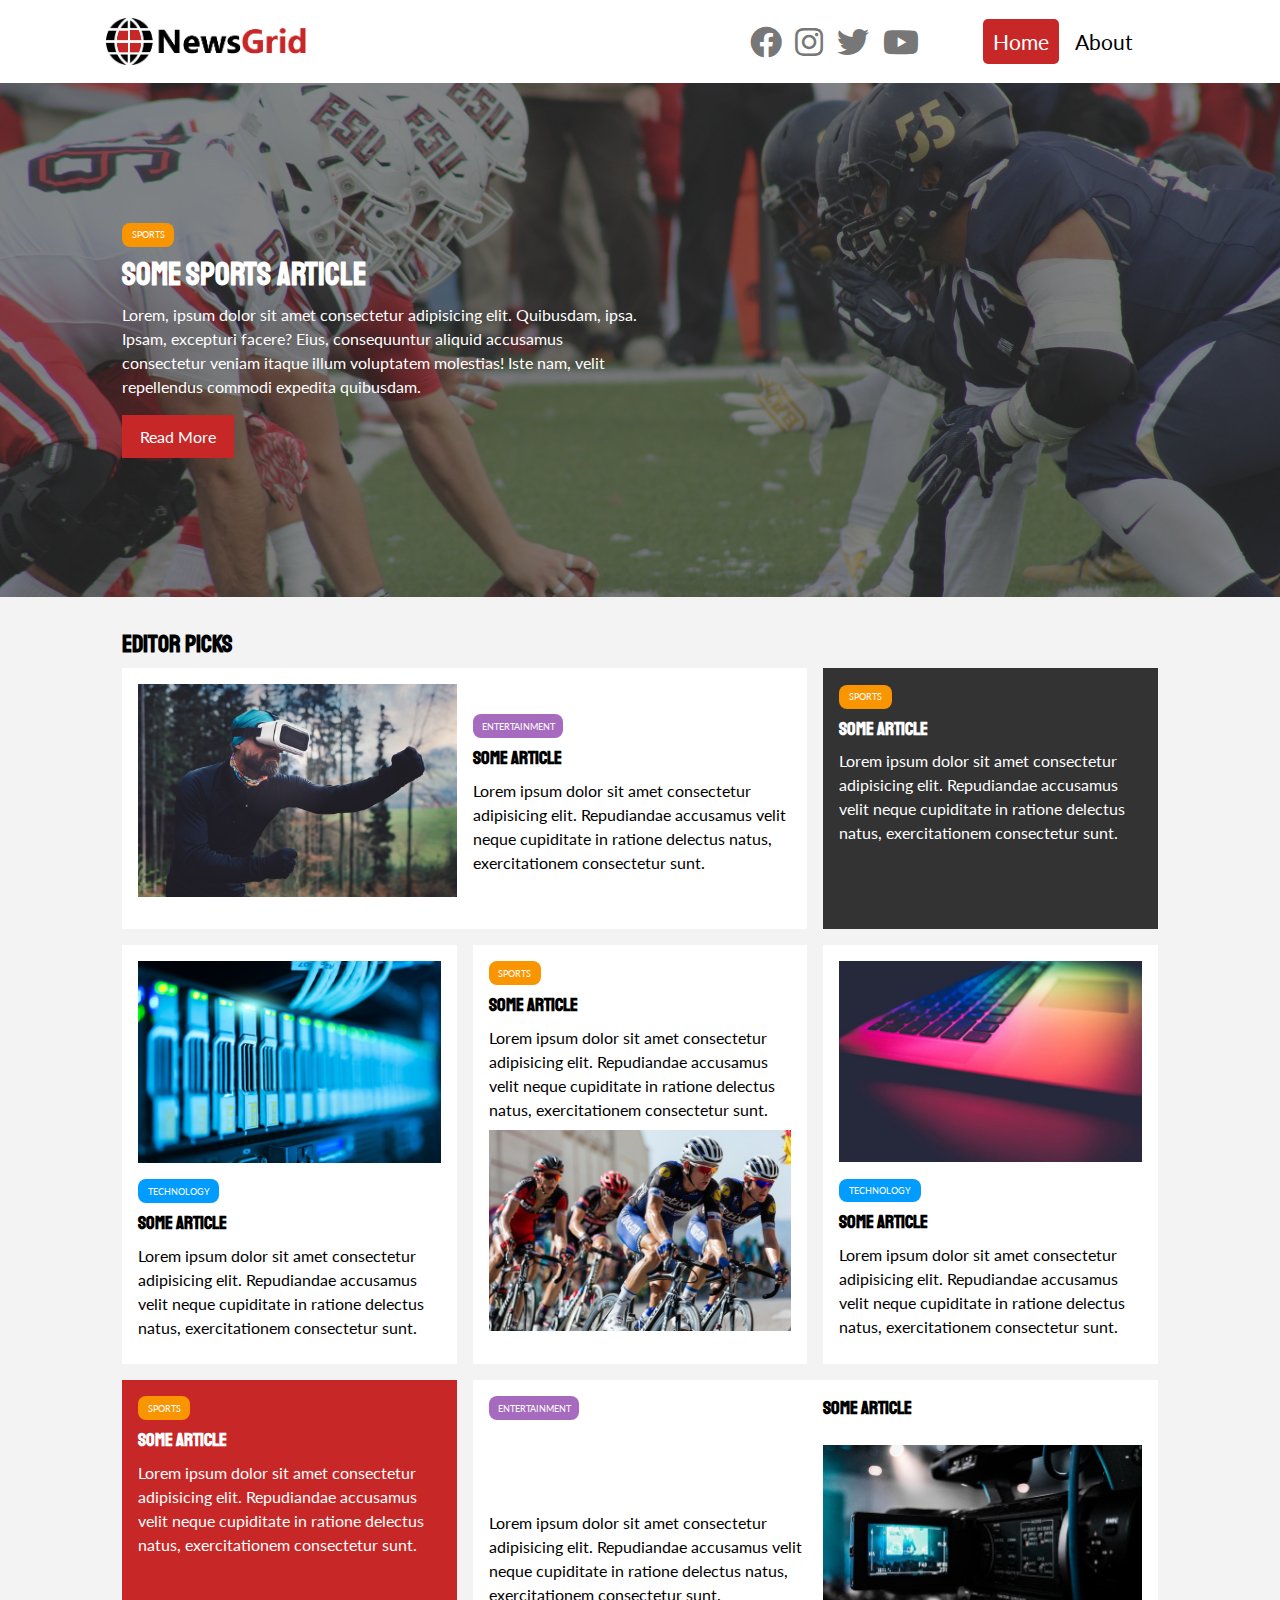
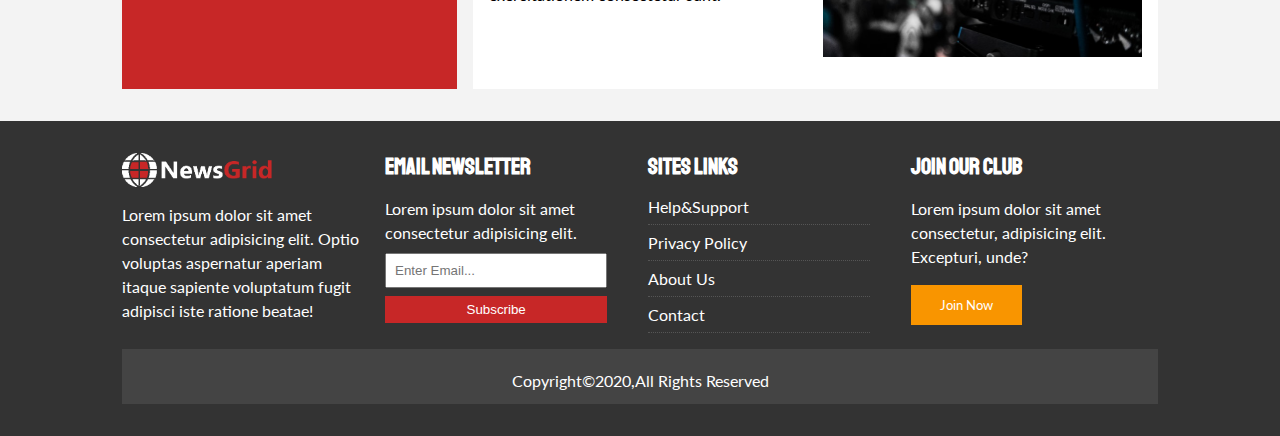
<file: index.html>
<!DOCTYPE html>
<html lang="en">
  <head>
    <meta charset="UTF-8" />
    <meta name="viewport" content="width=device-width, initial-scale=1.0" />
    <!-- Favicon -->
    <link rel="shortcut icon" type="image/x-icon" href="favicon.ico" />
    <!-- FontAwesome -->
    <link rel="stylesheet" href="fontawesome-free-5.13.0-web/css/all.css" />
    <!-- Google Fonts -->
    <link
      href="https://fonts.googleapis.com/css2?family=Lato&family=Staatliches&display=swap"
      rel="stylesheet"
    />

    <!--Main StyleSheet -->
    <link rel="stylesheet" href="./CSS/mainstyles.css" />
    <!-- mobile Stylesheet -->
    <link
      rel="stylesheet"
      media="screen and (max-width:769px)"
      href="./CSS/mobile.css"
    />
    <title>NewsGrid</title>
  </head>
  <body>
    <nav class="nav" id="nav">
      <div class="container">
        <img src="./image_resources/logo.png" alt="newsgrid" />
        <div class="social-links">
          <a href="" class="link"><i class="fab fa-facebook"></i></a>
          <a href="" class="link"><i class="fab fa-instagram"></i></a>
          <a href="" class="link"><i class="fab fa-twitter"></i></a>
          <a href="" class="link"><i class="fab fa-youtube"></i></a>
        </div>
        <ul>
          <li class="current"><a href="./index.html">Home</a></li>
          <li><a href="./about.html">About</a></li>
        </ul>
      </div>
    </nav>
    <!-- showcase -->
    <header class="showcase">
      <div class="container">
        <div class="showcase-container">
          <div class="showcase-content">
            <div class="category category-sports">Sports</div>
            <h2>Some sports Article</h2>
            <p>
              Lorem, ipsum dolor sit amet consectetur adipisicing elit.
              Quibusdam, ipsa. Ipsam, excepturi facere? Eius, consequuntur
              aliquid accusamus consectetur veniam itaque illum voluptatem
              molestias! Iste nam, velit repellendus commodi expedita quibusdam.
            </p>
            <a href="./article.html" class="btn btn-primary">Read More</a>
          </div>
        </div>
      </div>
    </header>

    <!-- Home Articles -->
    <section class="articles">
      <div class="container">
        <h2>Editor Picks</h2>
        <div class="article-container">
          <!-- start Card -->
          <article class="card">
            <img
              src="./image_resources/articles/ent1.jpg"
              alt="Entertainment"
            />
            <div>
              <div class="category category-enter">Entertainment</div>
              <h3>Some Article</h3>
              <p>
                Lorem ipsum dolor sit amet consectetur adipisicing elit.
                Repudiandae accusamus velit neque cupiditate in ratione delectus
                natus, exercitationem consectetur sunt.
              </p>
            </div>
          </article>
          <!-- end Card -->
          <!-- start Card -->
          <article class="bg-dark card ">
            <div class="category category-sports">Sports</div>
            <h3>Some Article</h3>
            <p>
              Lorem ipsum dolor sit amet consectetur adipisicing elit.
              Repudiandae accusamus velit neque cupiditate in ratione delectus
              natus, exercitationem consectetur sunt.
            </p>
          </article>
          <!-- end Card -->
          <!-- start Card -->
          <article class="card">
            <img
              src="./image_resources/articles/tech1.jpg"
              alt="Entertainment"
            />
            <div>
              <div class="category category-tech">technology</div>
              <h3>Some Article</h3>
              <p>
                Lorem ipsum dolor sit amet consectetur adipisicing elit.
                Repudiandae accusamus velit neque cupiditate in ratione delectus
                natus, exercitationem consectetur sunt.
              </p>
            </div>
          </article>
          <!-- end Card -->
          <!-- start Card -->
          <article class="card">
            <div class="category category-sports">Sports</div>
            <h3>Some Article</h3>
            <p>
              Lorem ipsum dolor sit amet consectetur adipisicing elit.
              Repudiandae accusamus velit neque cupiditate in ratione delectus
              natus, exercitationem consectetur sunt.
            </p>
            <img
              src="./image_resources/articles/sports1.jpg"
              alt="Entertainment"
            />
          </article>
          <!-- end Card -->
          <!-- start Card -->
          <article class="card">
            <img
              src="./image_resources/articles/tech2.jpg"
              alt="Entertainment"
            />
            <div>
              <div class="category category-tech">technology</div>
              <h3>Some Article</h3>
              <p>
                Lorem ipsum dolor sit amet consectetur adipisicing elit.
                Repudiandae accusamus velit neque cupiditate in ratione delectus
                natus, exercitationem consectetur sunt.
              </p>
            </div>
          </article>
          <!-- end Card -->
          <!-- start Card -->
          <article class="card bg-primary">
            <div class="category category-sports">Sports</div>
            <h3>Some Article</h3>
            <p>
              Lorem ipsum dolor sit amet consectetur adipisicing elit.
              Repudiandae accusamus velit neque cupiditate in ratione delectus
              natus, exercitationem consectetur sunt.
            </p>
          </article>
          <!-- end Card -->
          <!-- start Card -->
          <article class="card">
            <div class="category category-enter">Entertainment</div>
            <h3>Some Article</h3>
            <p>
              Lorem ipsum dolor sit amet consectetur adipisicing elit.
              Repudiandae accusamus velit neque cupiditate in ratione delectus
              natus, exercitationem consectetur sunt.
            </p>
            <img
              src="./image_resources/articles/ent2.jpg"
              alt="Entertainment"
            />
          </article>
          <!-- end Card -->
        </div>
      </div>
    </section>
    <!-- End OF Home Articles -->


    <!-- Footer ********************************* -->
    <footer class="main-footer">
      <div class="container footer-container">
        <!-- footer card -->
        <div class="footer-card">
        <img src="./image_resources/logo_light.png" alt="newsgrid" />
        <p>Lorem ipsum dolor sit amet consectetur adipisicing elit. Optio voluptas aspernatur aperiam itaque sapiente voluptatum fugit adipisci iste ratione beatae!</p>
        </div>
        <!--End footer card -->
        <!-- Second Card -->
        <div>
          <h3>Email Newsletter</h3>
          <p>Lorem ipsum dolor sit amet consectetur adipisicing elit.</p>
          <form action="">
            <input type="email" placeholder="Enter Email...">
            <input class="btn btn-primary" type="submit" value="Subscribe">
          </form>
        </div>
        <!-- End OF Second Card -->

        <!-- THird Card -->
        <div>
          <h3>Sites Links</h3>
          <ul class="links-card">
            <li><a href="">Help&Support</a></li>
            <li><a href="">Privacy Policy</a></li>
            <li><a href="">About Us</a></li>
            <li><a href="">Contact</a></li>
          </ul>
        </div>
        <!-- End OF THird Card -->
        <!-- Forth Card -->
        <div>
          <h3>Join Our Club</h3>
          <p>Lorem ipsum dolor sit amet consectetur, adipisicing elit. Excepturi, unde?</p>
          <a href="" class="btn btn-secondary">Join Now</a>
        </div>
        <!-- ENd OF Forth Card -->

        <!-- fifth footer card -->
        <div class="footer-text">
          <p>Copyright&copy;2020,All Rights Reserved</p>
        </div>
        <!-- End Of fifth footer card -->

      </div>
    </footer>

    <!-- End Of Footer -->
  </body>
</html>
</file>
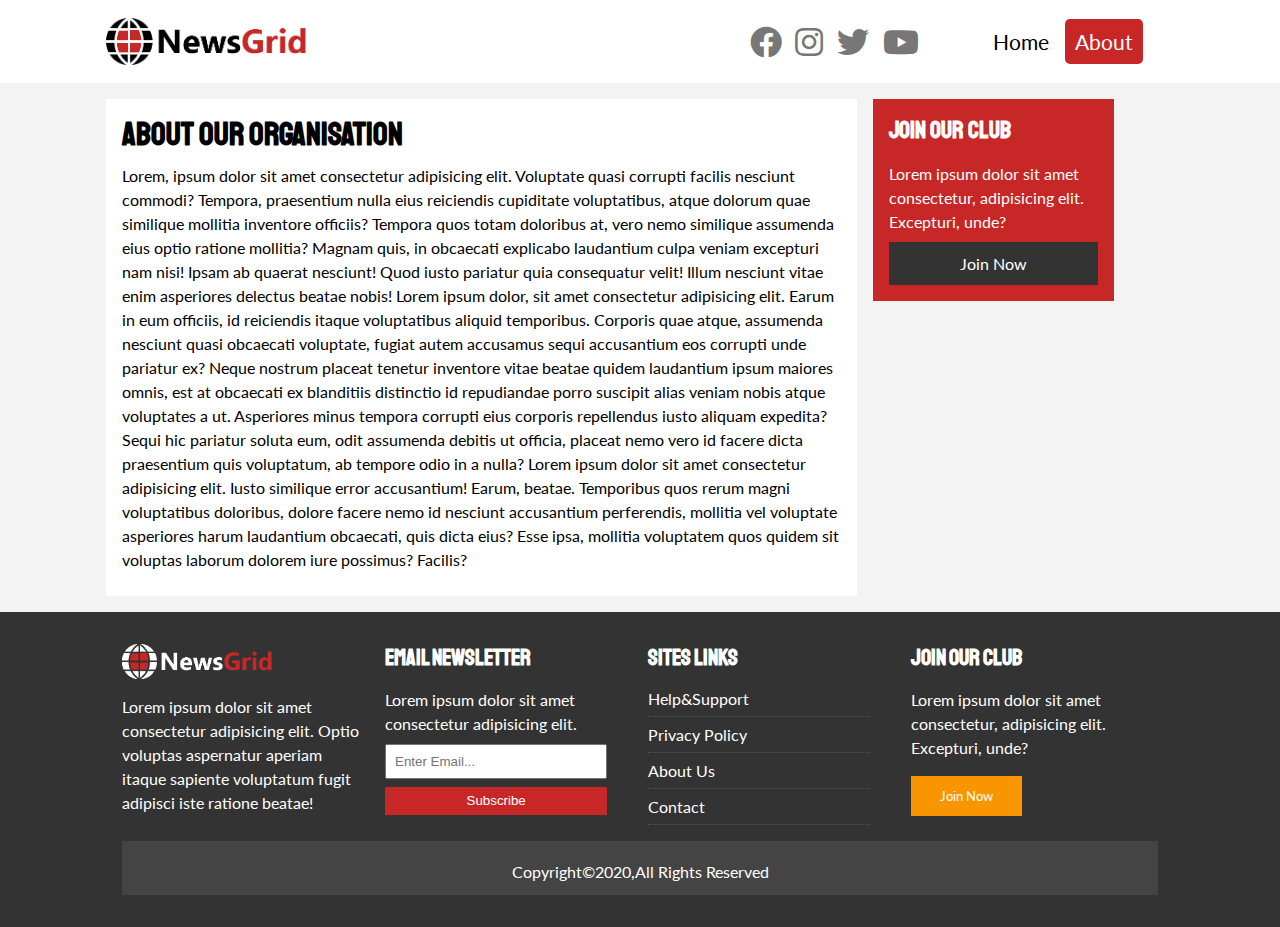
<file: about.html>
<!DOCTYPE html>
<html lang="en">
  <head>
    <meta charset="UTF-8" />
    <meta name="viewport" content="width=device-width, initial-scale=1.0" />
    <!-- Favicon -->
    <link rel="shortcut icon" type="image/x-icon" href="favicon.ico" />
    <!-- FontAwesome -->
    <link rel="stylesheet" href="fontawesome-free-5.13.0-web/css/all.css" />
    <!-- Google Fonts -->
    <link
      href="https://fonts.googleapis.com/css2?family=Lato&family=Staatliches&display=swap"
      rel="stylesheet"
    />

    <!--Main StyleSheet -->
    <link rel="stylesheet" href="./CSS/mainstyles.css" />
    <!-- mobile Stylesheet -->
    <link
      rel="stylesheet"
      media="screen and (max-width:768px)"
      href="./CSS/mobile.css"
    />

    <title>NewsGrid</title>
  </head>
  <body>
    <nav class="nav" id="nav">
      <div class="container">
        <img src="./image_resources/logo.png" alt="newsgrid" />
        <div class="social-links">
          <a href="" class="link"><i class="fab fa-facebook"></i></a>
          <a href="" class="link"><i class="fab fa-instagram"></i></a>
          <a href="" class="link"><i class="fab fa-twitter"></i></a>
          <a href="" class="link"><i class="fab fa-youtube"></i></a>
        </div>
        <ul>
          <li><a href="./index.html">Home</a></li>
          <li class="current"><a href="./about.html">About</a></li>
        </ul>
      </div>
    </nav>
    <!-- Section About -->
    <header class="about">
     <div class="container container-about">
      <div>
       <h1>About Our organisation</h1>
       <p>Lorem, ipsum dolor sit amet consectetur adipisicing elit. Voluptate quasi corrupti facilis nesciunt commodi? Tempora, praesentium nulla eius reiciendis cupiditate voluptatibus, atque dolorum quae similique mollitia inventore officiis? Tempora quos totam doloribus at, vero nemo similique assumenda eius optio ratione mollitia? Magnam quis, in obcaecati explicabo laudantium culpa veniam excepturi nam nisi! Ipsam ab quaerat nesciunt! Quod iusto pariatur quia consequatur velit! Illum nesciunt vitae enim asperiores delectus beatae nobis! Lorem ipsum dolor, sit amet consectetur adipisicing elit. Earum in eum officiis, id reiciendis itaque voluptatibus aliquid temporibus. Corporis quae atque, assumenda nesciunt quasi obcaecati voluptate, fugiat autem accusamus sequi accusantium eos corrupti unde pariatur ex? Neque nostrum placeat tenetur inventore vitae beatae quidem laudantium ipsum maiores omnis, est at obcaecati ex blanditiis distinctio id repudiandae porro suscipit alias veniam nobis atque voluptates a ut. Asperiores minus tempora corrupti eius corporis repellendus iusto aliquam expedita? Sequi hic pariatur soluta eum, odit assumenda debitis ut officia, placeat nemo vero id facere dicta praesentium quis voluptatum, ab tempore odio in a nulla? Lorem ipsum dolor sit amet consectetur adipisicing elit. Iusto similique error accusantium! Earum, beatae. Temporibus quos rerum magni voluptatibus doloribus, dolore facere nemo id nesciunt accusantium perferendis, mollitia vel voluptate asperiores harum laudantium obcaecati, quis dicta eius? Esse ipsa, mollitia voluptatem quos quidem sit voluptas laborum dolorem iure possimus? Facilis?</p>
      </div>
      <!-- Aside -->
        <div class="about-aside bg-primary">
          <h3>Join Our Club</h3>
          <p>Lorem ipsum dolor sit amet consectetur, adipisicing elit. Excepturi, unde?</p>
          <a href="" class="btn btn-dark .btn-block" >Join Now</a>
        </div>
        <!-- ENd OF Aside -->
     </div>
    </header>
    <!-- End Of Section About -->
    <!-- Footer ********************************* -->
    <footer class="main-footer">
      <div class="container footer-container">
        <!-- footer card -->
        <div class="footer-card">
        <img src="./image_resources/logo_light.png" alt="newsgrid" />
        <p>Lorem ipsum dolor sit amet consectetur adipisicing elit. Optio voluptas aspernatur aperiam itaque sapiente voluptatum fugit adipisci iste ratione beatae!</p>
        </div>
        <!--End footer card -->
        <!-- Second Card -->
        <div>
          <h3>Email Newsletter</h3>
          <p>Lorem ipsum dolor sit amet consectetur adipisicing elit.</p>
          <form action="">
            <input type="email" placeholder="Enter Email...">
            <input class="btn btn-primary" type="submit" value="Subscribe">
          </form>
        </div>
        <!-- End OF Second Card -->

        <!-- THird Card -->
        <div>
          <h3>Sites Links</h3>
          <ul class="links-card">
            <li><a href="">Help&Support</a></li>
            <li><a href="">Privacy Policy</a></li>
            <li><a href="">About Us</a></li>
            <li><a href="">Contact</a></li>
          </ul>
        </div>
        <!-- End OF THird Card -->
        <!-- Forth Card -->
        <div>
          <h3>Join Our Club</h3>
          <p>Lorem ipsum dolor sit amet consectetur, adipisicing elit. Excepturi, unde?</p>
          <a href="" class="btn btn-secondary">Join Now</a>
        </div>
        <!-- ENd OF Forth Card -->

        <!-- fifth footer card -->
        <div class="footer-text">
          <p>Copyright&copy;2020,All Rights Reserved</p>
        </div>
        <!-- End Of fifth footer card -->

      </div>
    </footer>

    <!-- End Of Footer -->
  </body>
</html>
</file>
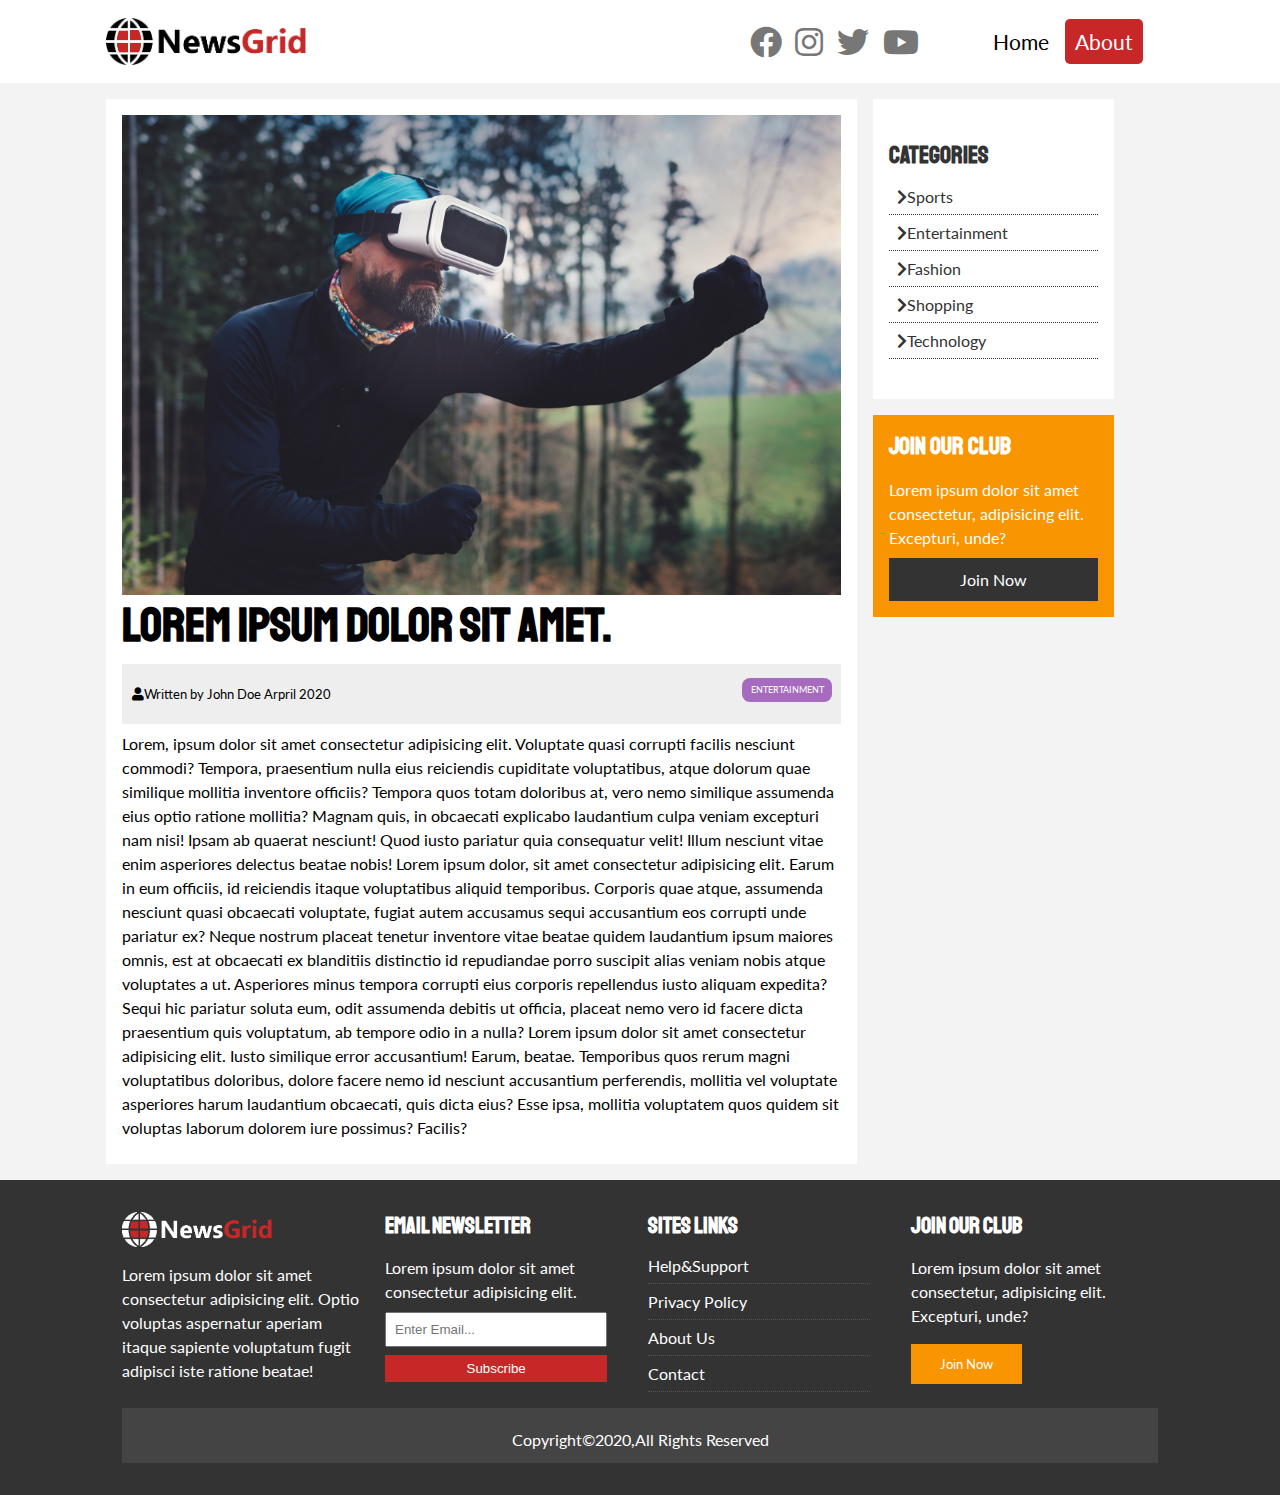
<file: article.html>
<!DOCTYPE html>
<html lang="en">
  <head>
    <meta charset="UTF-8" />
    <meta name="viewport" content="width=device-width, initial-scale=1.0" />
    <!-- Favicon -->
    <link rel="shortcut icon" type="image/x-icon" href="favicon.ico" />
    <!-- FontAwesome -->
    <link rel="stylesheet" href="fontawesome-free-5.13.0-web/css/all.css" />
    <!-- Google Fonts -->
    <link
      href="https://fonts.googleapis.com/css2?family=Lato&family=Staatliches&display=swap"
      rel="stylesheet"
    />

    <!--Main StyleSheet -->
    <link rel="stylesheet" href="./CSS/mainstyles.css" />
    <!-- mobile Stylesheet -->
    <link
      rel="stylesheet"
      media="screen and (max-width:768px)"
      href="./CSS/mobile.css"
    />

    <title>NewsGrid</title>
  </head>
  <body>
    <nav class="nav" id="nav">
      <div class="container">
        <img src="./image_resources/logo.png" alt="newsgrid" />
        <div class="social-links">
          <a href="" class="link"><i class="fab fa-facebook"></i></a>
          <a href="" class="link"><i class="fab fa-instagram"></i></a>
          <a href="" class="link"><i class="fab fa-twitter"></i></a>
          <a href="" class="link"><i class="fab fa-youtube"></i></a>
        </div>
        <ul>
          <li><a href="./index.html">Home</a></li>
          <li class="current"><a href="./about.html">About</a></li>
        </ul>
      </div>
    </nav>
    <!-- Section Article-->
    <header class="article">
     <div class="container container-about">
      <div class="">
       <img src="./image_resources/articles/ent1.jpg" alt="">
       <h1 class="l-heading">Lorem ipsum dolor sit amet.</h1>
       <div class="meta">
        <small>
        <i class="fas fa-user"></i>Written by John Doe Arpril 2020
       </small>
       <div class="category category-enter">Entertainment</div>
       </div>
       <p>Lorem, ipsum dolor sit amet consectetur adipisicing elit. Voluptate quasi corrupti facilis nesciunt commodi? Tempora, praesentium nulla eius reiciendis cupiditate voluptatibus, atque dolorum quae similique mollitia inventore officiis? Tempora quos totam doloribus at, vero nemo similique assumenda eius optio ratione mollitia? Magnam quis, in obcaecati explicabo laudantium culpa veniam excepturi nam nisi! Ipsam ab quaerat nesciunt! Quod iusto pariatur quia consequatur velit! Illum nesciunt vitae enim asperiores delectus beatae nobis! Lorem ipsum dolor, sit amet consectetur adipisicing elit. Earum in eum officiis, id reiciendis itaque voluptatibus aliquid temporibus. Corporis quae atque, assumenda nesciunt quasi obcaecati voluptate, fugiat autem accusamus sequi accusantium eos corrupti unde pariatur ex? Neque nostrum placeat tenetur inventore vitae beatae quidem laudantium ipsum maiores omnis, est at obcaecati ex blanditiis distinctio id repudiandae porro suscipit alias veniam nobis atque voluptates a ut. Asperiores minus tempora corrupti eius corporis repellendus iusto aliquam expedita? Sequi hic pariatur soluta eum, odit assumenda debitis ut officia, placeat nemo vero id facere dicta praesentium quis voluptatum, ab tempore odio in a nulla? Lorem ipsum dolor sit amet consectetur adipisicing elit. Iusto similique error accusantium! Earum, beatae. Temporibus quos rerum magni voluptatibus doloribus, dolore facere nemo id nesciunt accusantium perferendis, mollitia vel voluptate asperiores harum laudantium obcaecati, quis dicta eius? Esse ipsa, mollitia voluptatem quos quidem sit voluptas laborum dolorem iure possimus? Facilis?</p>
      </div>
      <!-- Aside 1 -->
      <aside id="categories" class=" aside-1">
       <h2>Categories</h2>
       <ul class="list">
        <li><a href="#"><i class="fas fa-chevron-right"></i>Sports</a></li>
        <li><a href="#"><i class="fas fa-chevron-right"></i>Entertainment</a></li>
        <li><a href="#"><i class="fas fa-chevron-right"></i>Fashion</a></li>
        <li><a href="#"><i class="fas fa-chevron-right"></i>Shopping</a></li>
        <li><a href="#"><i class="fas fa-chevron-right"></i>Technology</a></li>
       </ul>
      </aside>
      <!-- End Of Aside 1 -->
      <!-- Aside -->
        <aside class="about-aside bg-secondary">
          <h3>Join Our Club</h3>
          <p>Lorem ipsum dolor sit amet consectetur, adipisicing elit. Excepturi, unde?</p>
          <a href="" class="btn btn-dark .btn-block" >Join Now</a>
        </aside>
        <!-- ENd Of Aside -->
     </div>
    </header>
    <!-- End Of Section About -->
    <!-- Footer ********************************* -->
    <footer class="main-footer">
      <div class="container footer-container">
        <!-- footer card -->
        <div class="footer-card">
        <img src="./image_resources/logo_light.png" alt="newsgrid" />
        <p>Lorem ipsum dolor sit amet consectetur adipisicing elit. Optio voluptas aspernatur aperiam itaque sapiente voluptatum fugit adipisci iste ratione beatae!</p>
        </div>
        <!--End footer card -->
        <!-- Second Card -->
        <div>
          <h3>Email Newsletter</h3>
          <p>Lorem ipsum dolor sit amet consectetur adipisicing elit.</p>
          <form action="">
            <input type="email" placeholder="Enter Email...">
            <input class="btn btn-primary" type="submit" value="Subscribe">
          </form>
        </div>
        <!-- End OF Second Card -->

        <!-- THird Card -->
        <div>
          <h3>Sites Links</h3>
          <ul class="links-card">
            <li><a href="">Help&Support</a></li>
            <li><a href="">Privacy Policy</a></li>
            <li><a href="">About Us</a></li>
            <li><a href="">Contact</a></li>
          </ul>
        </div>
        <!-- End OF THird Card -->
        <!-- Forth Card -->
        <div>
          <h3>Join Our Club</h3>
          <p>Lorem ipsum dolor sit amet consectetur, adipisicing elit. Excepturi, unde?</p>
          <a href="" class="btn btn-secondary">Join Now</a>
        </div>
        <!-- ENd OF Forth Card -->

        <!-- fifth footer card -->
        <div class="footer-text">
          <p>Copyright&copy;2020,All Rights Reserved</p>
        </div>
        <!-- End Of fifth footer card -->

      </div>
    </footer>

    <!-- End Of Footer -->
  </body>
</html>
</file>
<file: CSS/mainstyles.css>
/* variables */

:root {
 --primarycolor: #C72727;
 --darkgrey: #4F5255;
 --mainwhite: #FFFFFF;
 --secondarycolor: #F99500;
 --offblack: #333333;
 --mainblack: #000000;
 --transition: all 0.8s linear;
 --spacing: 0.25rem;
 --mainfont: 'Lato', sans-serif;
 --secondaryfont: 'Staatliches', cursive;
 --max-width: 1100px;
 --lightgrey: #777;
}

.category {
 --sports: #F99500;
 --enter: #A66BBE;
 --tech: #009CFF;
}

/* globalstyle */

* {
 margin: 0;
 padding: 0;
 box-sizing: border-box;
}

a {
 text-decoration: none;
}

li {
 list-style-type: none;
}

p {
 line-height: 1.5;
 margin: 0.5rem 0;
}

body {
 font-family: var(--mainfont);
 background-color: #f3f3f3;
 color: var(--mainblack);
}

h1, h2, h3, h4, h5, h6 {
 font-family: var(--secondaryfont);
 margin-bottom: .55rem;
}

img {
 display: block;
 width: 100%;
}

/* utility */

.bg-dark {
 background: var(--offblack) !important;
 color: var(--mainwhite);
}

.bg-secondary {
 background: var(--secondarycolor);
 color: var(--mainwhite);
}

.bg-primary {
 background: var(--primarycolor) !important;
 color: var(--mainwhite);
}

.container {
 max-width: var(--max-width);
 margin: auto;
 padding: 0 2rem;
 overflow: hidden;
}

.category {
 display: inline-block;
 max-width: 90px;
 color: #fff;
 font-size: 0.55rem;
 text-transform: uppercase;
 padding: 0.4rem 0.6rem;
 border-radius: 0.5rem;
 margin-bottom: 0.5rem;
 text-transform: uppercase;
}

.category-sports {
 background: var(--sports);
}

.category-enter {
 background: var(--enter);
}

.category-tech {
 background: var(--tech);
}

.links-card li {
 padding: 0.5rem 0;
 border-bottom: 1px dotted #555;
 font-size: 1rem;
 transition: var(--transition);
 width: 90%;
}

.links-card li a:hover {
 color: var(--primarycolor);
}

.btn {
 display: inline-block;
 cursor: pointer;
 color: var(--mainwhite);
 padding: 12px 18px;
}

.l-heading {
 font-size: 3rem;
}

.btn-dark {
 background: var(--offblack);
 text-align: center;
}

.btn-primary {
 background: var(--primarycolor);
}

.btn-secondary {
 background: var(--secondarycolor);
 padding: 12px 29px;
 margin-top: 0.5rem;
}

.btn:hover {
 opacity: 0.87;
}

.btn-block {
 display: block;
 width: 100%;
 text-align: center;
}

.card {
 background: var(--mainwhite);
 padding: 1rem;
}

.card img {
 margin-bottom: 1rem;
}

/* Main Nav */

.nav {
 background: var(--mainwhite);
 position: sticky;
 top: 0;
 z-index: 2;
}

.nav .container {
 max-width: var(--max-width);
 margin: auto;
 padding: 0 2rem;
 overflow: hidden;
 display: grid;
 grid-template-columns: 6fr 3fr 2fr;
 padding: 1rem;
 align-items: center;
}

.nav .container img {
 width: 200px;
}

.social-links {
 justify-self: center;
}

.social-links a {
 font-size: 2rem;
 color: var(--lightgrey);
 padding: 0.3rem;
}

.nav .container ul {
 display: flex;
}

.nav .container ul li {
 font-size: 1.3rem;
 padding: 10px;
 border-radius: 5px;
 margin: 0.2rem;
}

.nav .container ul li a {
 color: var(--mainblack);
}

.nav .container ul li:hover {
 background: #F3F3F3;
}

.nav .container ul .current {
 background: var(--primarycolor);
 color: var(--mainwhite);
}

.nav .container ul .current a {
 color: var(--mainwhite);
}

.nav .container ul .current:hover {
 background: #F3F3F3;
}

.nav .container ul .current a:hover {
 color: var(--mainblack);
}

/* Show Case */

.showcase {
 background: var(--offblack);
 color: var(--mainwhite);
 padding: 2rem;
 position: relative;
}

.showcase:before {
 content: '';
 background: url(../image_resources/featured.jpg) center center/cover no-repeat;
 position: absolute;
 top: 0;
 left: 0;
 width: 100%;
 height: 100%;
 opacity: 0.4;
}

.showcase .container .showcase-container {
 display: grid;
 grid-template-columns: repeat(2, 1fr);
 justify-content: center;
 align-items: center;
 height: 50vh;
}

.showcase .showcase-container .showcase-content {
 z-index: 1;
}

.showcase .showcase-container .showcase-content p {
 margin-bottom: 1rem;
}

.showcase .showcase-container .showcase-content h2 {
 text-transform: uppercase;
 font-size: 2rem;
}

/* End Of Show Case */

/* Home */

.articles {
 padding: 2rem;
}

.articles .article-container {
 display: grid;
 grid-template-columns: repeat(3, 1fr);
 grid-gap: 1rem;
}

.articles .article-container>*:first-child {
 display: grid;
 grid-template-columns: repeat(2, 1fr);
 grid-gap: 1rem;
 grid-column: 1/ span 2;
 align-items: center;
}

.articles .article-container>*:last-child {
 display: grid;
 grid-template-columns: repeat(2, 1fr);
 grid-gap: 1rem;
 grid-column: 2/ span 2;
 align-items: center;
}

/* End Of Home */

/* Footer */

.footer-container {
 display: grid;
 grid-template-columns: repeat(4, 1fr);
 grid-gap: 1rem;
 justify-content: center;
}

.links-card {
 display: flex;
 flex-direction: column;
}

.main-footer {
 background: var(--offblack);
 color: var(--mainwhite);
 padding: 1.5rem;
 font-size: 0.80rem;
 display: grid;
 justify-content: center;
 align-items: center;
 height: 35vh;
}

.main-footer a {
 color: var(--mainwhite);
}

.main-footer img {
 width: 150px;
}

.main-footer .footer-container>*:last-child {
 grid-column: 1/ span 4;
 text-align: center;
 padding: 0.2rem;
 background: #444444;
}

.main-footer .footer-container input[type='email'] {
 width: 90%;
 padding: 0.5rem;
 margin-bottom: 0.5rem;
}

.main-footer .footer-container input[type='submit'] {
 width: 90%;
 padding: 0.4rem;
 border: none;
}

.main-footer .footer-container h3 {
 font-size: 1.4rem;
}

.main-footer .footer-container p {
 margin-top: 1rem;
 font-size: 1rem;
}

/* End Of Footer */

/* About */

.container-about {
 display: grid;
 grid-template-columns: 5fr 2fr;
 grid-gap: 1rem;
 padding: 1rem;
}

.container-about>*:first-child {
 grid-row: 1/span 3;
 background: var(--mainwhite);
 padding: 1rem;
}

.about-aside {
 height: auto;
 padding: 1rem;
 display: flex;
 flex-direction: column;
 color: var(--mainwhite);
 width: 80%;
}

.about-aside h3 {
 font-size: 1.5rem;
}

/* End Of About */

/* Article */

.meta {
 background: #EEEEEE;
 padding: .6rem;
 display: flex;
 justify-content: space-between;
 align-items: center;
 height: 60px;
}

.aside-1 a {
 color: var(--offblack);
}

.aside-1 ul li {
 border-bottom: 1px dotted var(--offblack);
 padding: 0.5rem;
}

.aside-1 ul {
 display: flex;
 flex-direction: column;
 justify-content: center;
}
.aside-1 h2{
 color: var(--offblack);
}
.aside-1 {
 background: var(--mainwhite);
 color: var(--offblack);
 height: 300px;
 padding: 1rem;
 display: flex;
 flex-direction: column;
 justify-content: center;
 
 color: var(--mainwhite);
 width: 80%;
}

/* End Of Article */
</file>
<file: CSS/mobile.css>
/* header section */

.nav .container {
 display: flex;
 flex-direction: column;
}

.nav .social-links {
 display: none;
}

.nav .container ul li {
 font-size: 1rem;
 margin-top: 0.5rem;
}

.showcase .container .showcase-container {
 display: grid;
 grid-template-columns: 1fr;
}

.articles .article-container {
 display: grid;
 grid-template-columns: repeat(2, 1fr);
 grid-gap: 1rem;
}

.articles .article-container>*:first-child, .articles .article-container>*:last-child {
 display: grid;
 grid-template-columns: 1fr;
 grid-column: 1;
}

@media screen and (max-width:600px) {
 .showcase .container .showcase-container {
  display: grid;
  grid-template-columns: 1fr;
  height: 400px;
 }
 .articles .article-container, .footer-container, .container-about {
  display: grid;
  grid-template-columns: 1fr;
  justify-content: center;
 }
 .articles .article-container>*:first-child, .articles .article-container>*:last-child {
  display: grid;
  grid-template-columns: 1fr;
 }
 .main-footer .footer-container>*:last-child {
  grid-column: 1;
 }
 .main-footer {
  height: auto;
 }
 /* about */
 .container-about:first-child, .container-about:last-child {
  text-align: center;
  display: flex;
  flex-direction: column;
  align-items: center;
 }
 .main-footer .footer-container>*:first-child, .main-footer .footer-container>*:nth-child(2) {
  border-bottom: 1px dotted #555;
  padding-bottom: 1rem;
 }
 .l-heading{
  font-size: 1.5rem;
 }
}
</file>
